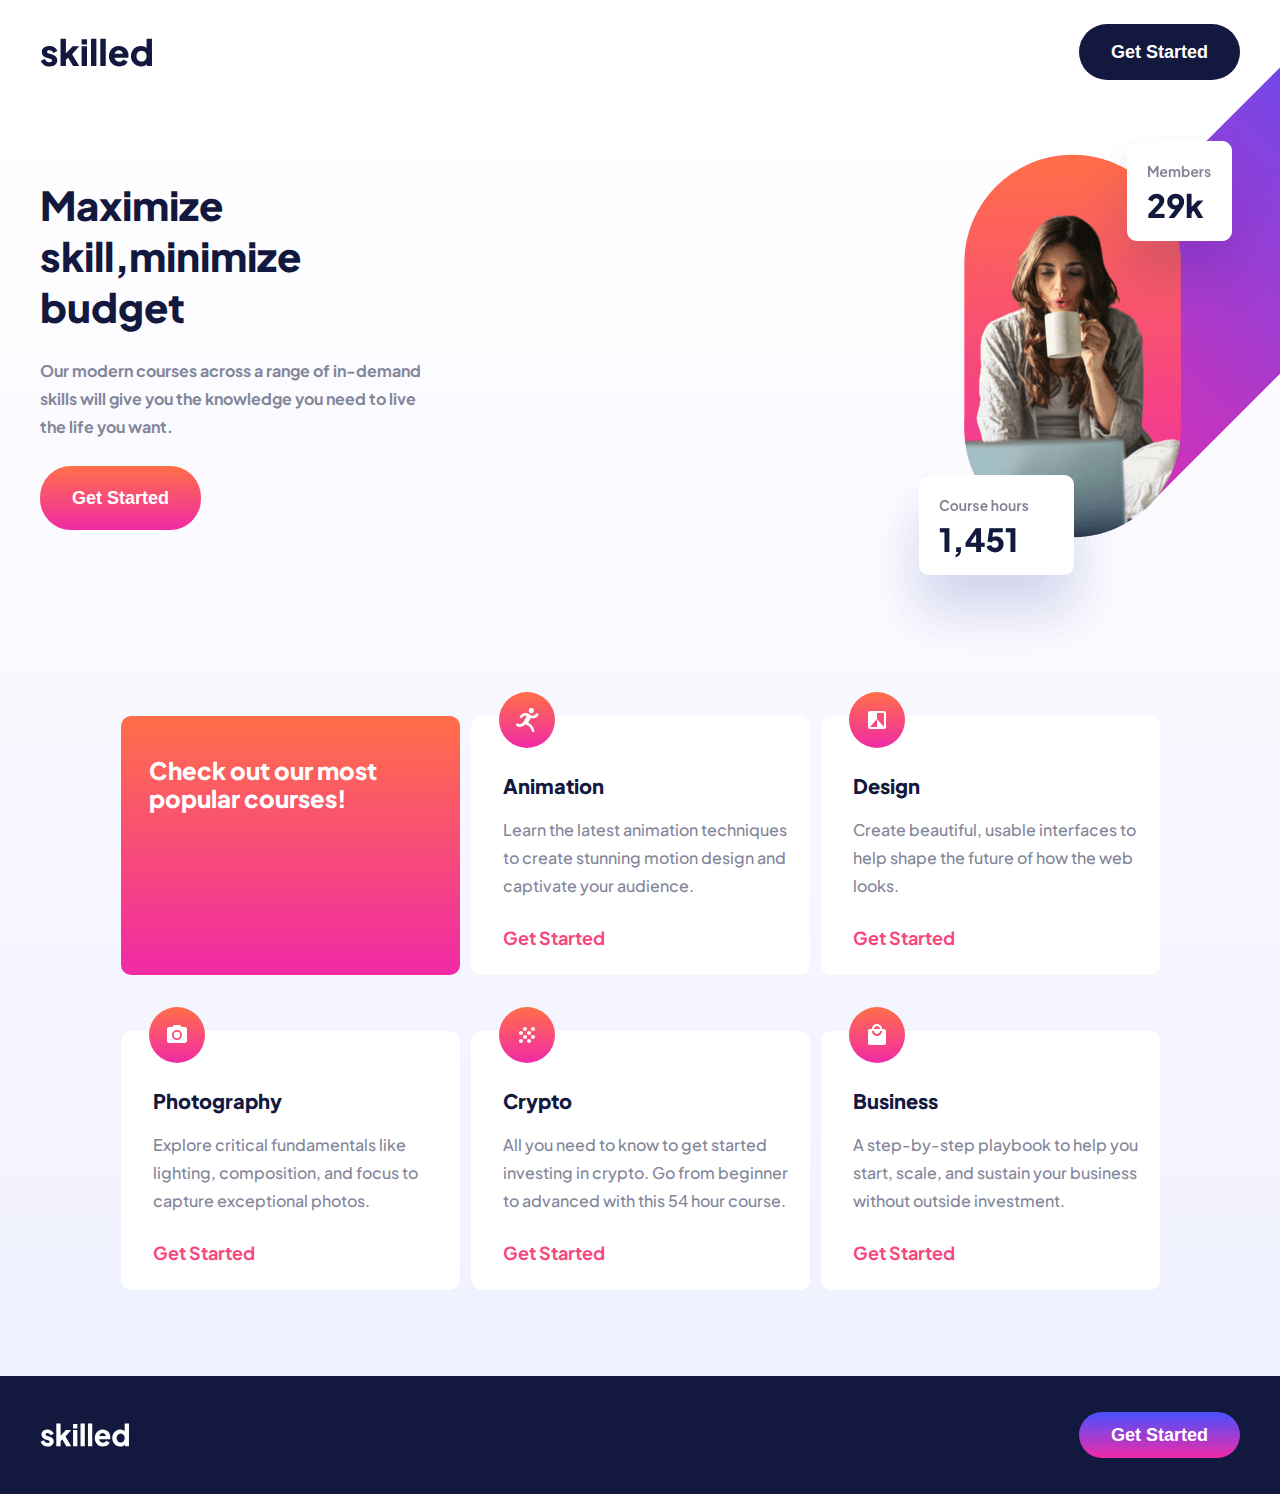
<file: index.html>
<!DOCTYPE html>
<html lang="en">
  <head>
    <meta charset="UTF-8" />
    <meta name="viewport" content="width=device-width, initial-scale=1.0" />

    <link
      rel="icon"
      type="image/png"
      sizes="32x32"
      href="./assets/favicon-32x32.png"
    />
    <link rel="stylesheet" href="./starter-code/global.css" />
    <link rel="stylesheet" href="./starter-code/index.css" />
    <link rel="stylesheet" href="./starter-code/tablet.css" />
    <link rel="stylesheet" href="./starter-code/desktop.css" />
    <title>Frontend Mentor | Skilled e-learning landing page</title>
  </head>
  <body>
    <header>
      <img src="./starter-code/assets/logo-dark.svg" alt="logo" />
      <button class="btnBlue">Get Started</button>
    </header>
    <main>
      <section class="top_section">
        <div class="left">
          <h1 class="HeadingL">Maximize skill,minimize budget</h1>
          <p class="BodyS">
            Our modern courses across a range of in-demand skills will give you
            the knowledge you need to live the life you want.
          </p>
          <button class="btnpink">Get Started</button>
        </div>
        <img
          class="mobile_img"
          src="./starter-code/assets/logo-dark.svg"
          alt="image"
        />
        <img
          class="tablet_img"
          src="./starter-code/assets/image-hero-tablet.png"
          alt="image"
        />
        <img
          class="desktop_img"
          src="./starter-code/assets/image-hero-desktop.png"
          alt="image"
        />
      </section>

      <section class="bot_section">
        <div class="cards" id="gradient">
          <p class="HeadingS" style="color: #fff">
            Check out our most popular courses!
          </p>
        </div>
        <div class="cards">
          <img src="./starter-code/assets/icon-animation.svg" alt="animation" />
          <h3 class="HeadingS" style="font-size: 20px">Animation</h3>
          <p class="BodyS" style="font-weight: 500">
            Learn the latest animation techniques to create stunning motion
            design and captivate your audience.
          </p>
          <h4 class="BodyM" style="color: #f74780; font-weight: 700">
            Get Started
          </h4>
        </div>
        <div class="cards">
          <img src="./starter-code/assets/icon-design.svg" alt="design" />
          <h3 class="HeadingS" style="font-size: 20px">Design</h3>
          <p class="BodyS" style="font-weight: 500">
            Create beautiful, usable interfaces to help shape the future of how
            the web looks.
          </p>
          <h4 class="BodyM" style="color: #f74780; font-weight: 700">
            Get Started
          </h4>
        </div>
        <div class="cards">
          <img src="./starter-code/assets/icon-photography.svg" alt="photograpy" />
          <h3 class="HeadingS" style="font-size: 20px">Photography</h3>
          <p class="BodyS" style="font-weight: 500">
            Explore critical fundamentals like lighting, composition, and focus
            to capture exceptional photos.
          </p>
          <h4 class="BodyM" style="color: #f74780; font-weight: 700">
            Get Started
          </h4>
        </div>
        <div class="cards">
          <img src="./starter-code/assets/icon-crypto.svg" alt="crypot" />
          <h3 class="HeadingS" style="font-size: 20px">Crypto</h3>
          <p class="BodyS" style="font-weight: 500">
            All you need to know to get started investing in crypto. Go from
            beginner to advanced with this 54 hour course.
          </p>
          <h4 class="BodyM" style="color: #f74780; font-weight: 700">
            Get Started
          </h4>
        </div>
        <div class="cards">
          <img src="./starter-code/assets/icon-business.svg" alt="business" />
          <h3 class="HeadingS" style="font-size: 20px">Business</h3>
          <p class="BodyS" style="font-weight: 500">
            A step-by-step playbook to help you start, scale, and sustain your
            business without outside investment.
          </p>
          <h4 class="BodyM" style="color: #f74780; font-weight: 700">
            Get Started
          </h4>
        </div>
      </section>
    </main>
    <footer>
      <img src="./starter-code/assets/logo-light.svg" alt="logo" />
      <button class="btnPurple">Get Started</button>
    </footer>
  </body>
</html>
</file>
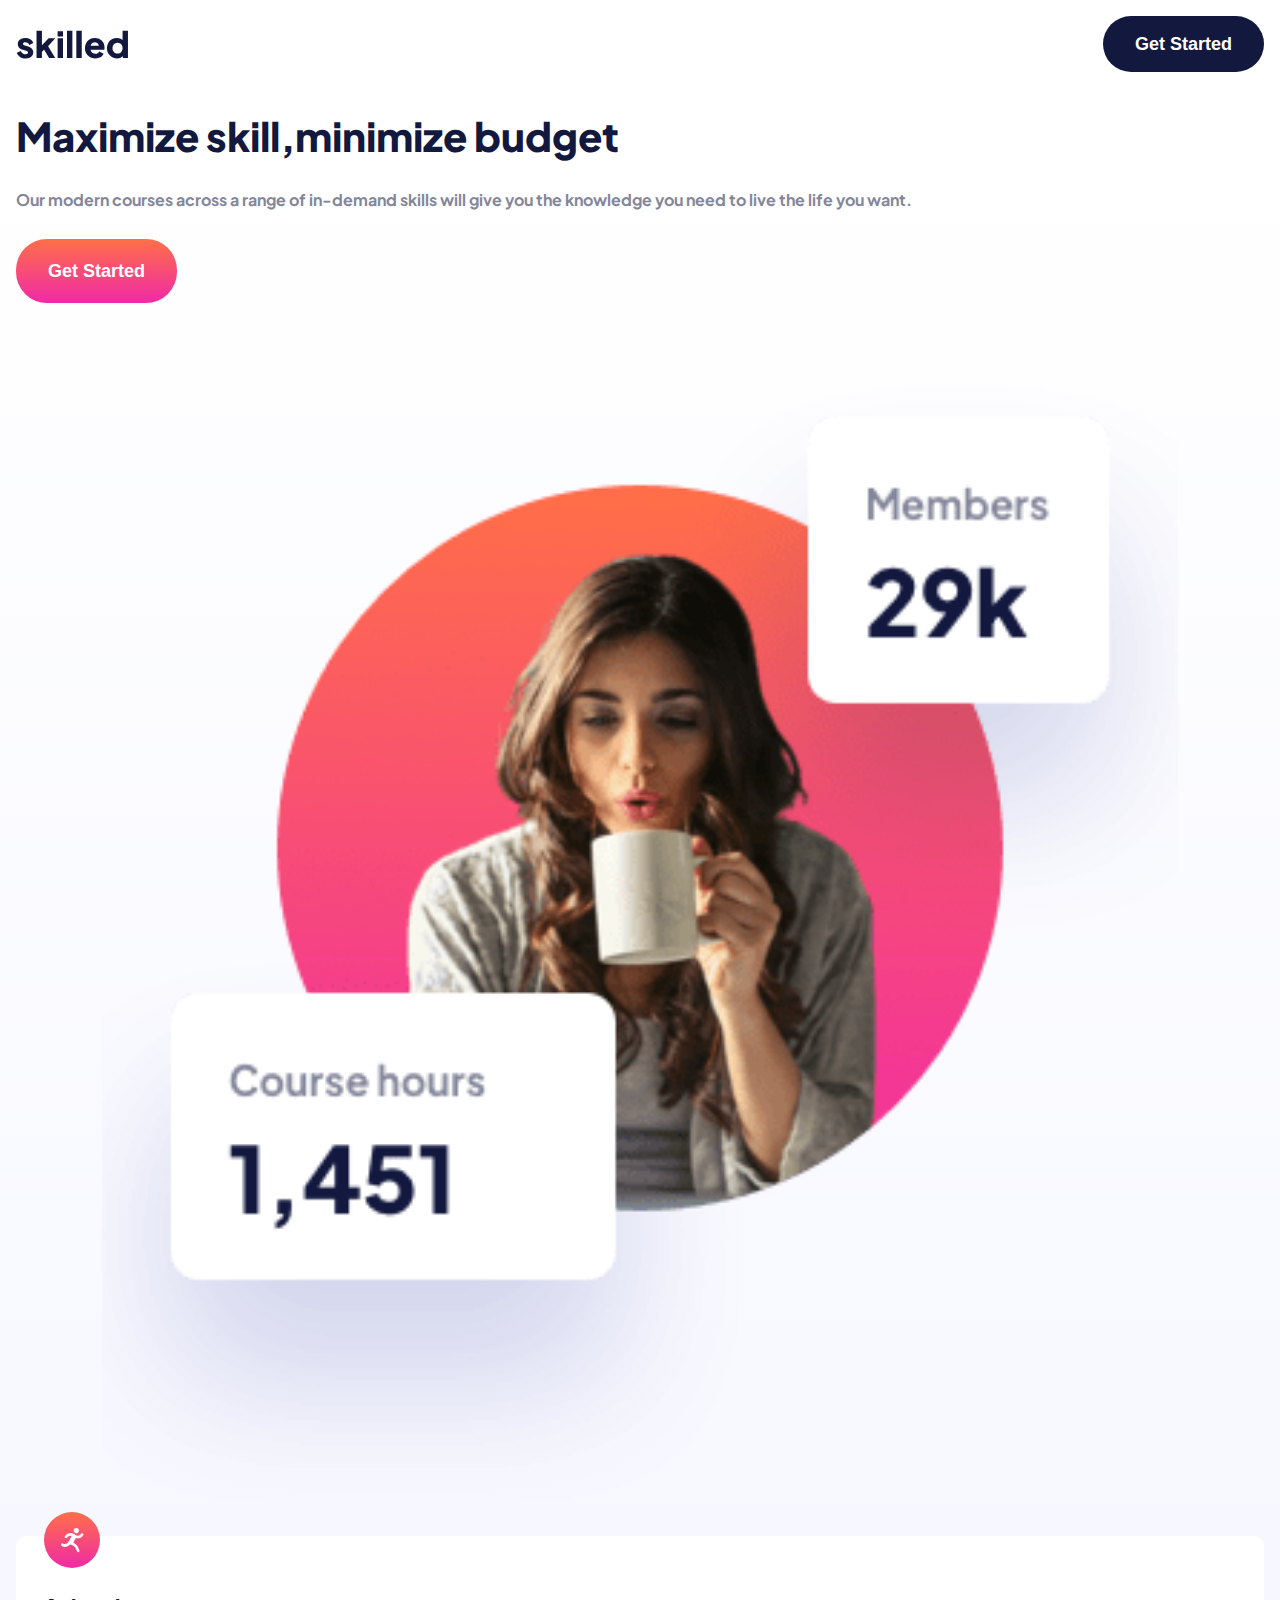
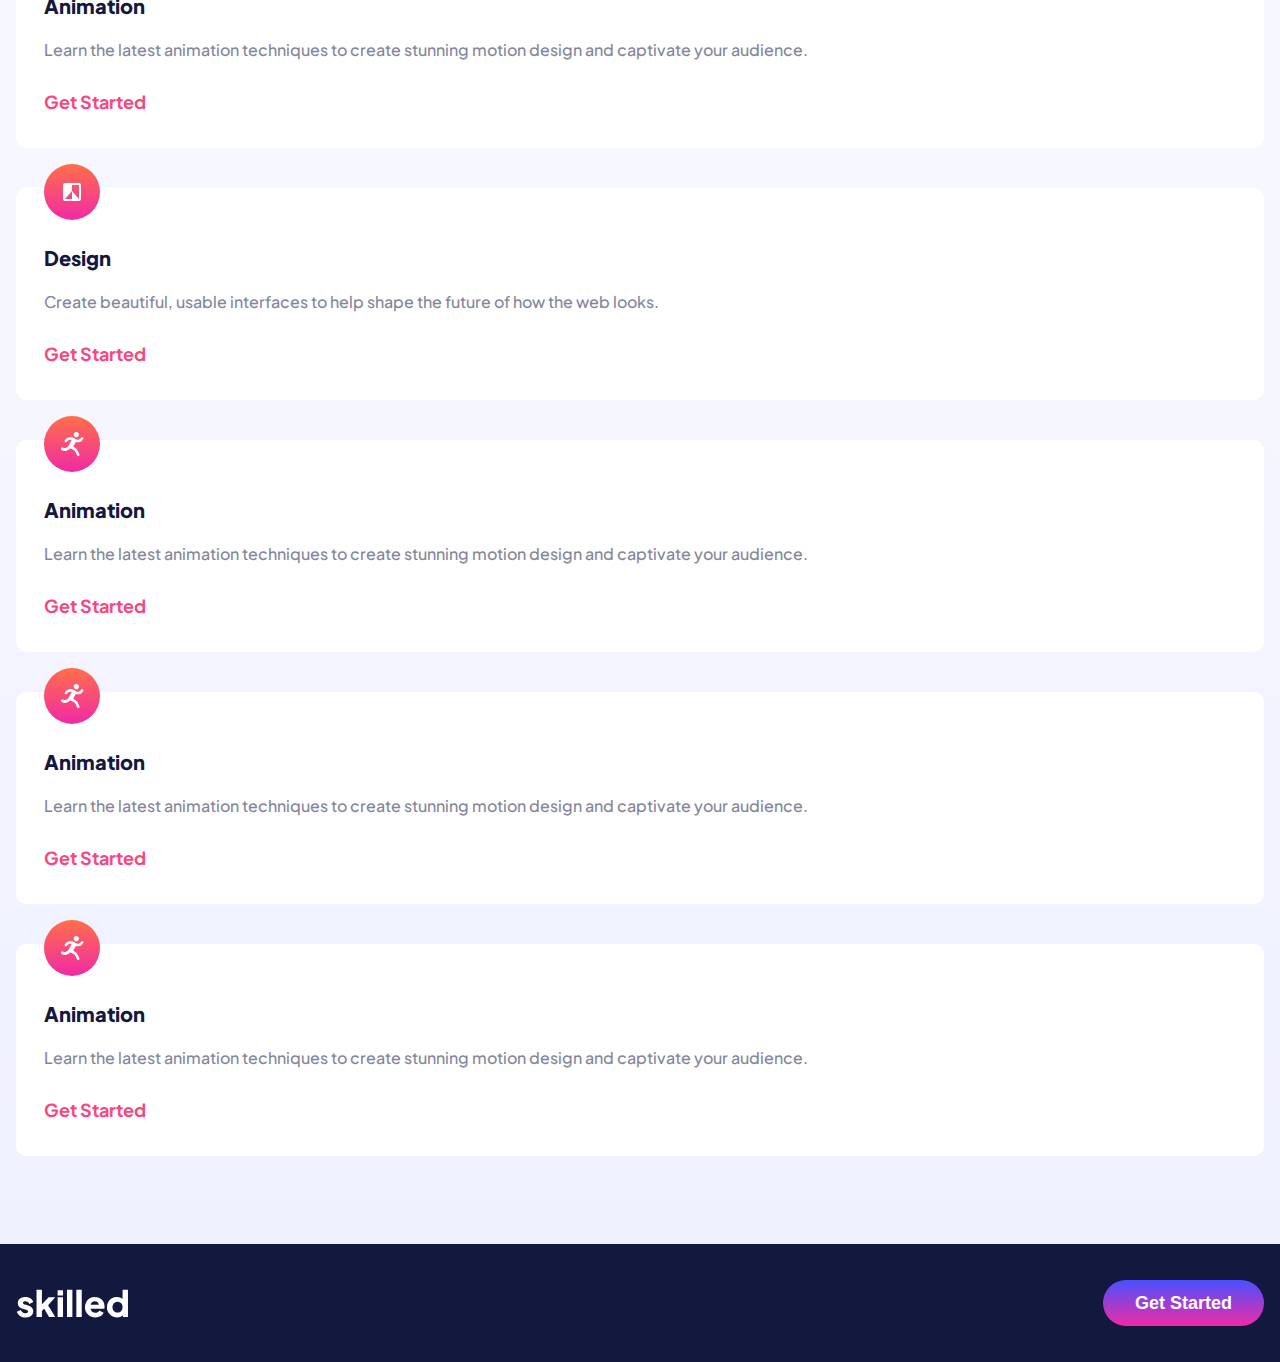
<file: skilled-elearning-landing-page/starter-code/index.html>
<!DOCTYPE html>
<html lang="en">
<head>
  <meta charset="UTF-8">
  <meta name="viewport" content="width=device-width, initial-scale=1.0">

  <link rel="icon" type="image/png" sizes="32x32" href="./assets/favicon-32x32.png">
  <link rel="stylesheet" href="./global.css">
  <link rel="stylesheet" href="./index.css">
  <title>Frontend Mentor | Skilled e-learning landing page</title>
</head>
<body>
<header>
<img src="./assets/logo-dark.svg" alt="logo">
<button class="btnBlue">Get Started</button>
</header>
<main>
  <section class="top_section">
<div class="left">
  <h1 class="HeadingL">Maximize skill,minimize budget</h1>
  <p class="BodyS">Our modern courses across a range of in-demand skills will give you the knowledge you need to live the life you want.</p>
  <button class="btnpink">Get Started</button>
</div>
<img class="mobile_img" src="./assets/image-hero-mobile.png" alt="image">
  </section>

  <section class="bot_section">
    <div class="cards">
      <img src="./assets/icon-animation.svg" alt="animation">
      <h3 class="HeadingS" style="font-size: 20px;" >Animation</h3>
      <p class="BodyS" style="font-weight: 500;">Learn the latest animation techniques to create stunning motion design and captivate your audience.</p>
      <h4 class="BodyM" style="color:#F74780; font-weight: 700;">Get Started</h4>
    </div>
    <div class="cards">
      <img src="./assets/icon-design.svg" alt="design">
      <h3 class="HeadingS" style="font-size: 20px;" >Design</h3>
      <p class="BodyS" style="font-weight: 500;">Create beautiful, usable interfaces to help shape the future of how the web looks.</p>
      <h4 class="BodyM" style="color:#F74780; font-weight: 700;">Get Started</h4>
    </div>
    <div class="cards">
      <img src="./assets/icon-animation.svg" alt="animation">
      <h3 class="HeadingS" style="font-size: 20px;" >Animation</h3>
      <p class="BodyS" style="font-weight: 500;">Learn the latest animation techniques to create stunning motion design and captivate your audience.</p>
      <h4 class="BodyM" style="color:#F74780; font-weight: 700;">Get Started</h4>
    </div>
    <div class="cards">
      <img src="./assets/icon-animation.svg" alt="animation">
      <h3 class="HeadingS" style="font-size: 20px;" >Animation</h3>
      <p class="BodyS" style="font-weight: 500;">Learn the latest animation techniques to create stunning motion design and captivate your audience.</p>
      <h4 class="BodyM" style="color:#F74780; font-weight: 700;">Get Started</h4>
    </div>
    <div class="cards">
      <img src="./assets/icon-animation.svg" alt="animation">
      <h3 class="HeadingS" style="font-size: 20px;" >Animation</h3>
      <p class="BodyS" style="font-weight: 500;">Learn the latest animation techniques to create stunning motion design and captivate your audience.</p>
      <h4 class="BodyM" style="color:#F74780; font-weight: 700;">Get Started</h4>
    </div>
  </section>
</main>
<footer>
  <img src="./assets/logo-light.svg" alt="logo">
<button class="btnPurple">Get Started</button>
</footer>
 

</body>
</html>
</file>
<file: starter-code/global.css>
@import url('https://fonts.googleapis.com/css2?family=Plus+Jakarta+Sans:ital,wght@0,200..800;1,200..800&display=swap');
*{
    padding: 0;
    margin: 0;
    box-sizing: border-box;
}
:root{
    --violet:#666CA3; 
    --darkBlu:#13183F;  
    --grey:#83869A;
    --flamingo:#F74780;
    --pink:#FFA7C3;
    --white:#FFFFFF;
    --pinkGradient:linear-gradient(to bottom,#FF6F48,#F02AA6);
    --purpleGradient:linear-gradient(to bottom,#4851FF,#F02AA6);


    --jakarta:"Plus Jakarta Sans", sans-serif;
    --fontSizeM:18px;
    
}
body{
    max-width: 100vw;
    min-height: 100vh;   
    font-family: var(--jakarta);
}

.HeadingXL{
font-size: 56px;
font-weight: 800;
line-height: 70px;
color: var(--darkBlu);
}

.HeadingL{
font-size: 40px;
font-weight: 800;
line-height: 51px;
color: var(--darkBlu);
}
.HeadingM{
font-size:32px ;
font-weight: 800;
line-height: 40px;
color: var(--white);
}

.HeadingS{
font-size:24px ;
font-weight: 800;
line-height:28px;
color: var(--darkBlu);
}

.BodyM{
font-size:18px ;
font-weight: 400;
line-height:28px;
color: var(--grey);
}
.BodyS{
font-size:16px ;
font-weight: 700;
line-height:28px;
color: var(--grey);
}

.btnBlue{
 background-color: var(--darkBlu);  
 padding: 14px 32px; 
 border-radius:28px ;
 color: var(--white);
 border: none;
 font-size: var(--fontSizeM);
 font-weight: 700;
 line-height: 28px;

 &:hover{
 background-color: var(--violet);
 }
}

.btnpink{
background: var(--pinkGradient);  
padding: 18px 32px; 
border-radius:31px ;
color: var(--white);
border: none;
font-size: var(--fontSizeM);
font-weight: 700;
line-height: 28px;

&:hover{
opacity: 0.5;    
}
}

.btnPurple{
    background: var(--purpleGradient);  
    padding: 14px 32px; 
    border-radius:28px ;
    color: var(--white);
    border: none;
    font-size: var(--fontSizeM);
    font-weight: 700;
    line-height: 18px;
    
    &:hover{
    opacity:0.5 ;
    }
    }
</file>
<file: starter-code/index.css>
header {
  padding: 16px 16px 0 16px;
  display: flex;
  justify-content: space-between;
  align-items: center;
}
main {
  padding: 38px 16px 88px 16px;
  background: linear-gradient(to bottom, #fff, #f0f1ff);
}
.top_section > .mobile_img {
  width: 100%;
  margin-top: 56px;
}
.left {
  display: flex;
  flex-direction: column;
  align-items: flex-start;
  gap: 25px;
}
.bot_section {
  display: flex;
  flex-direction: column;
  gap: 40px;
}
.cards {
  background-color: #fff;
  padding: 56px 28px 32px 28px;
  border-radius: 10px;
  position: relative;
}

.cards > img {
  position: absolute;
  left: 28px;
  top: -24px;
}

.cards > p {
  margin-top: 16px;
  margin-bottom: 24px;
}
footer {
  width: 100%;
  background: var(--darkBlu);
  display: flex;
  justify-content: space-between;
  align-items: center;
  padding: 36px 16px;
}

#gradient {
  padding: 24px 28px 32px 28px;
  background: linear-gradient(to bottom, #ff6f48, #f02aa6);
}
.tablet_img {
  display: none;
}
.desktop_img {
  display: none !important;
}
</file>
<file: starter-code/tablet.css>
@media (min-width: 768px) {
  header {
    position: relative;
    z-index: 2;
    padding: 24px 40px 0 40px;
  }
  body {
    overflow-x: hidden;
  }
  main {
    padding-top: 99px;
    padding: 99px 40px 86px 40px;
  }
  .top_section {
    display: flex;
    margin-bottom: 186px;
  }
  .top_section {
    display: flex;
  }
  .mobile_img {
    display: none;
  }
  .tablet_img {
    position: absolute !important;
    z-index: 1;
    right: -280px;
    top: -60px;
    display: block;
  }
  .left {
    max-width: 398px;
  }
  .bot_section {
    flex-direction: row;
    flex-wrap: wrap;
    justify-content: center;
    align-items: center;
    row-gap: 56px;
    column-gap: 11px;
  }
  .cards {
    max-width: 339px;
    height: 259px;
    padding: 56px 22px 32px 32px;
  }
  .gradient {
    padding-top: 56px;
  }
  footer {
    padding: 36px 40px;
  }
  footer > img {
    width: 89px;
  }
  .desktop_img {
    display: none;
  }
}
</file>
<file: starter-code/desktop.css>
@media (min-width: 1400px) {
  body {
    
  }
  header{
    padding: 39px 165px 0 165px;
  }
  main{
    padding: 185px 165px 140px 165px;
  }
  .desktop_img {
    display: block !important;
    position: absolute;
    right:-350px;
    top: -150px;
  }
  .tablet_img{
    display: none;
  }
  .left{
max-width:457px;
gap: 0;
  }

  .left>p{
margin-top: 30px;
margin-bottom: 40px;
font-size: 56px;
font-weight: 800;
line-height: normal;
  }
  .left>p{
font-size: 18px;
font-style: normal;
font-weight: 400;
line-height: 28px;
  }
  .cards{
    max-width: 350px;
    height: 322px;
  }
  .bot_section{
   row-gap: 80px ; 
   column-gap:30px;
  }
  .footer{
    padding: 32px 165px;
  }

}
</file>
<file: skilled-elearning-landing-page/starter-code/global.css>
@import url('https://fonts.googleapis.com/css2?family=Plus+Jakarta+Sans:ital,wght@0,200..800;1,200..800&display=swap');
*{
    padding: 0;
    margin: 0;
    box-sizing: border-box;
}
:root{
    --violet:#666CA3; 
    --darkBlu:#13183F;  
    --grey:#83869A;
    --flamingo:#F74780;
    --pink:#FFA7C3;
    --white:#FFFFFF;
    --pinkGradient:linear-gradient(to bottom,#FF6F48,#F02AA6);
    --purpleGradient:linear-gradient(to bottom,#4851FF,#F02AA6);


    --jakarta:"Plus Jakarta Sans", sans-serif;
    --fontSizeM:18px;
    
}
body{
    max-width: 100vw;
    min-height: 100vh;   
    font-family: var(--jakarta);
}

.HeadingXL{
font-size: 56px;
font-weight: 800;
line-height: 70px;
color: var(--darkBlu);
}

.HeadingL{
font-size: 40px;
font-weight: 800;
line-height: 51px;
color: var(--darkBlu);
}
.HeadingM{
font-size:32px ;
font-weight: 800;
line-height: 40px;
color: var(--white);
}

.HeadingS{
font-size:24px ;
font-weight: 800;
line-height:28px;
color: var(--darkBlu);
}

.BodyM{
font-size:18px ;
font-weight: 400;
line-height:28px;
color: var(--grey);
}
.BodyS{
font-size:16px ;
font-weight: 700;
line-height:28px;
color: var(--grey);
}

.btnBlue{
 background-color: var(--darkBlu);  
 padding: 14px 32px; 
 border-radius:28px ;
 color: var(--white);
 border: none;
 font-size: var(--fontSizeM);
 font-weight: 700;
 line-height: 28px;

 &:hover{
 background-color: var(--violet);
 }
}

.btnpink{
background: var(--pinkGradient);  
padding: 18px 32px; 
border-radius:31px ;
color: var(--white);
border: none;
font-size: var(--fontSizeM);
font-weight: 700;
line-height: 28px;

&:hover{
opacity: 0.5;    
}
}

.btnPurple{
    background: var(--purpleGradient);  
    padding: 14px 32px; 
    border-radius:28px ;
    color: var(--white);
    border: none;
    font-size: var(--fontSizeM);
    font-weight: 700;
    line-height: 18px;
    
    &:hover{
    opacity:0.5 ;
    }
    }
</file>
<file: skilled-elearning-landing-page/starter-code/index.css>
header{
padding:16px 16px 0 16px;
display: flex;
justify-content: space-between;
align-items: center;
}
main{
padding: 38px 16px 88px 16px;
background: linear-gradient(to bottom,#fff,#F0F1FF);
}
.top_section>.mobile_img{
width: 100%;
margin-top: 56px;
}
.left{
    display: flex;
    flex-direction: column;
    align-items: flex-start;
    gap: 25px;

}
.bot_section{
    display: flex;
    flex-direction: column;
    gap: 40px;
}
.cards{
    background-color: #fff;
    padding: 56px 28px 32px 28px;
    border-radius: 10px;
    position: relative;
    
}

.cards>img{
position: absolute;
left: 28px;
top: -24px;
}

.cards>p{
    margin-top: 16px;
    margin-bottom: 24px;
}
footer{
width: 100%;
background: var(--darkBlu);
display: flex;
justify-content: space-between;
align-items: center;
padding:36px 16px ;
}
</file>
